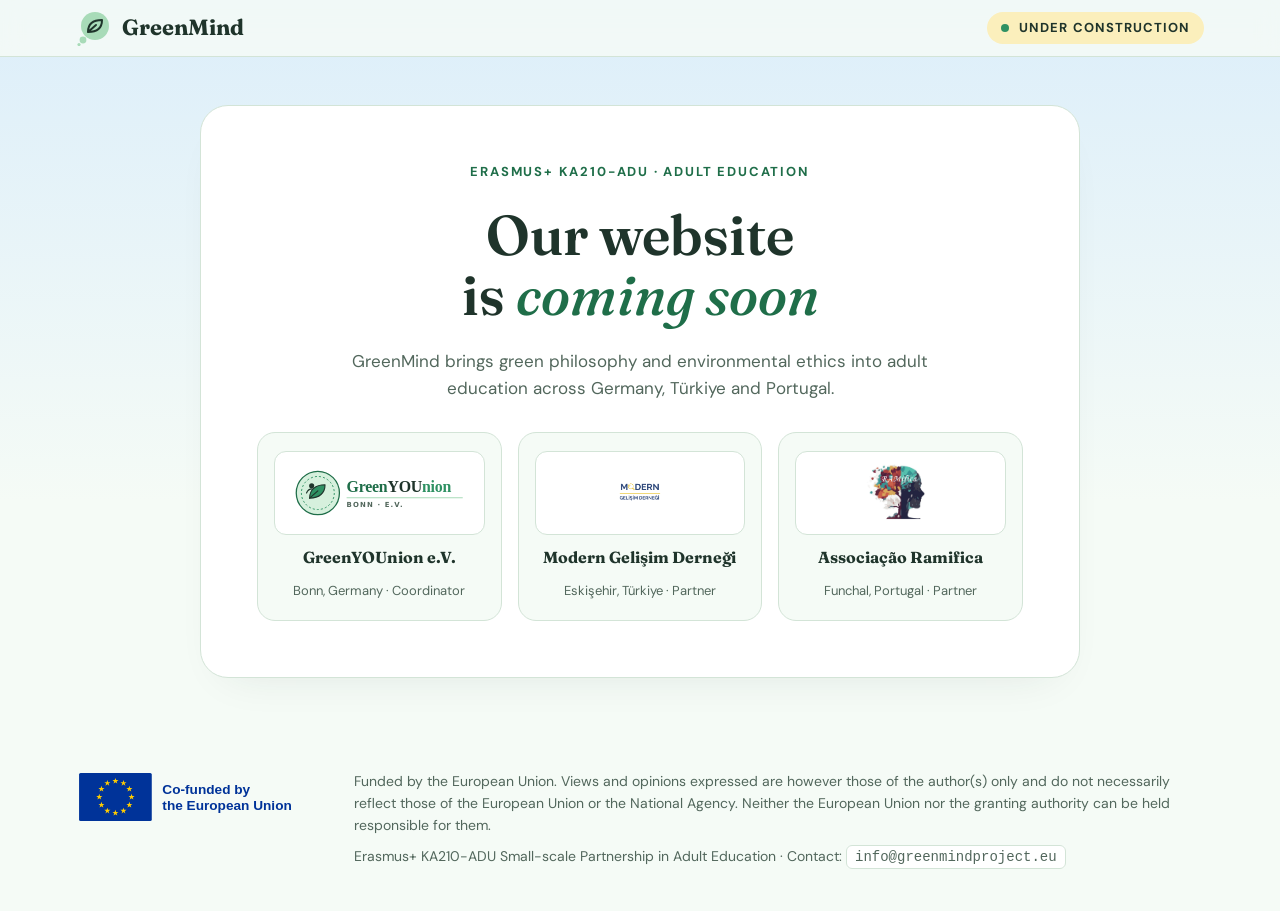
<file: index.html>
<!doctype html>
<html lang="en" data-theme="light">
<head>
<meta charset="utf-8">
<meta name="viewport" content="width=device-width, initial-scale=1, viewport-fit=cover">
<title>GreenMind Project · Under Construction</title>
<meta name="description" content="GreenMind brings philosophy into climate education. An Erasmus+ adult education partnership between Germany, Türkiye and Portugal.">
<meta name="color-scheme" content="light">
<meta name="theme-color" content="#F5FBF6">
<link rel="icon" href="favicon.svg" type="image/svg+xml">
<link rel="canonical" href="https://greenmindproject.eu/">

<!-- Open Graph / social preview -->
<meta property="og:type" content="website">
<meta property="og:site_name" content="GreenMind">
<meta property="og:locale" content="en_GB">
<meta property="og:title" content="GreenMind Project · Under Construction">
<meta property="og:description" content="GreenMind brings philosophy into climate education. An Erasmus+ adult education partnership between Germany, Türkiye and Portugal.">
<meta property="og:url" content="https://greenmindproject.eu/">
<meta property="og:image" content="https://greenmindproject.eu/og-image.png">
<meta property="og:image:width" content="1200">
<meta property="og:image:height" content="630">
<meta property="og:image:alt" content="GreenMind Project">
<meta name="twitter:card" content="summary_large_image">

<link rel="preconnect" href="https://fonts.googleapis.com">
<link rel="preconnect" href="https://fonts.gstatic.com" crossorigin>
<link rel="stylesheet" href="https://fonts.googleapis.com/css2?family=Fraunces:ital,opsz,wght@0,9..144,400..800;1,9..144,400..700&family=DM+Sans:opsz,wght@9..40,400..700&display=swap">
<link rel="stylesheet" href="css/styles.css">
</head>
<body class="uc-page">

<header class="top">
  <div class="wrap">
    <a class="brand" href="/" aria-label="GreenMind home">
      <svg viewBox="0 0 36 36" aria-hidden="true"><circle cx="19" cy="16" r="14" fill="var(--mint-deep)"/><circle cx="7" cy="30" r="3.4" fill="var(--mint-deep)"/><circle cx="3" cy="34.5" r="1.6" fill="var(--mint-deep)"/><path d="M12 22c0-8 5-12 14-12 0 8-5 12-14 12zM12 22l8-7" fill="none" stroke="var(--ink)" stroke-width="2" stroke-linecap="round" stroke-linejoin="round"/></svg>
      GreenMind
    </a>
    <span class="uc-badge"><span class="dot" aria-hidden="true"></span>Under construction</span>
  </div>
</header>

<main class="uc-main">
  <div class="wrap" style="width:100%">
    <div class="uc-box">
      <p class="eyebrow">Erasmus+ KA210-ADU · Adult Education</p>
      <h1>Our website is <em>coming soon</em></h1>
      <p class="lede">GreenMind brings green philosophy and environmental ethics into adult education across Germany, Türkiye and Portugal.</p>

      <div class="uc-logos" aria-label="Partner organisations">
        <div class="uc-logo-card">
          <div class="img-wrap"><img src="images/greenyounion.svg" alt="GreenYOUnion e.V. logo"></div>
          <b>GreenYOUnion e.V.</b>
          <span>Bonn, Germany · Coordinator</span>
        </div>
        <div class="uc-logo-card">
          <div class="img-wrap"><img src="images/modern-gelisim.png" alt="Modern Gelişim Derneği logo"></div>
          <b>Modern Gelişim Derneği</b>
          <span>Eskişehir, Türkiye · Partner</span>
        </div>
        <div class="uc-logo-card">
          <div class="img-wrap"><img src="images/ramifica.jpg" alt="Associação Ramifica logo"></div>
          <b>Associação Ramifica</b>
          <span>Funchal, Portugal · Partner</span>
        </div>
      </div>
    </div>
  </div>
</main>

<footer>
  <div class="wrap foot">
    <div class="eu"><img src="images/eu-cofunded.svg" alt="Co-funded by the European Union"></div>
    <div>
      <p>Funded by the European Union. Views and opinions expressed are however those of the author(s) only and do not necessarily reflect those of the European Union or the National Agency. Neither the European Union nor the granting authority can be held responsible for them.</p>
      <p style="margin-top:8px">Erasmus+ KA210-ADU Small-scale Partnership in Adult Education · Contact: <code style="font-family:ui-monospace,Menlo,Consolas,monospace;background:var(--card);border:1px solid var(--line);padding:3px 8px;border-radius:6px">info@greenmindproject.eu</code></p>
    </div>
  </div>
</footer>

</body>
</html>
</file>
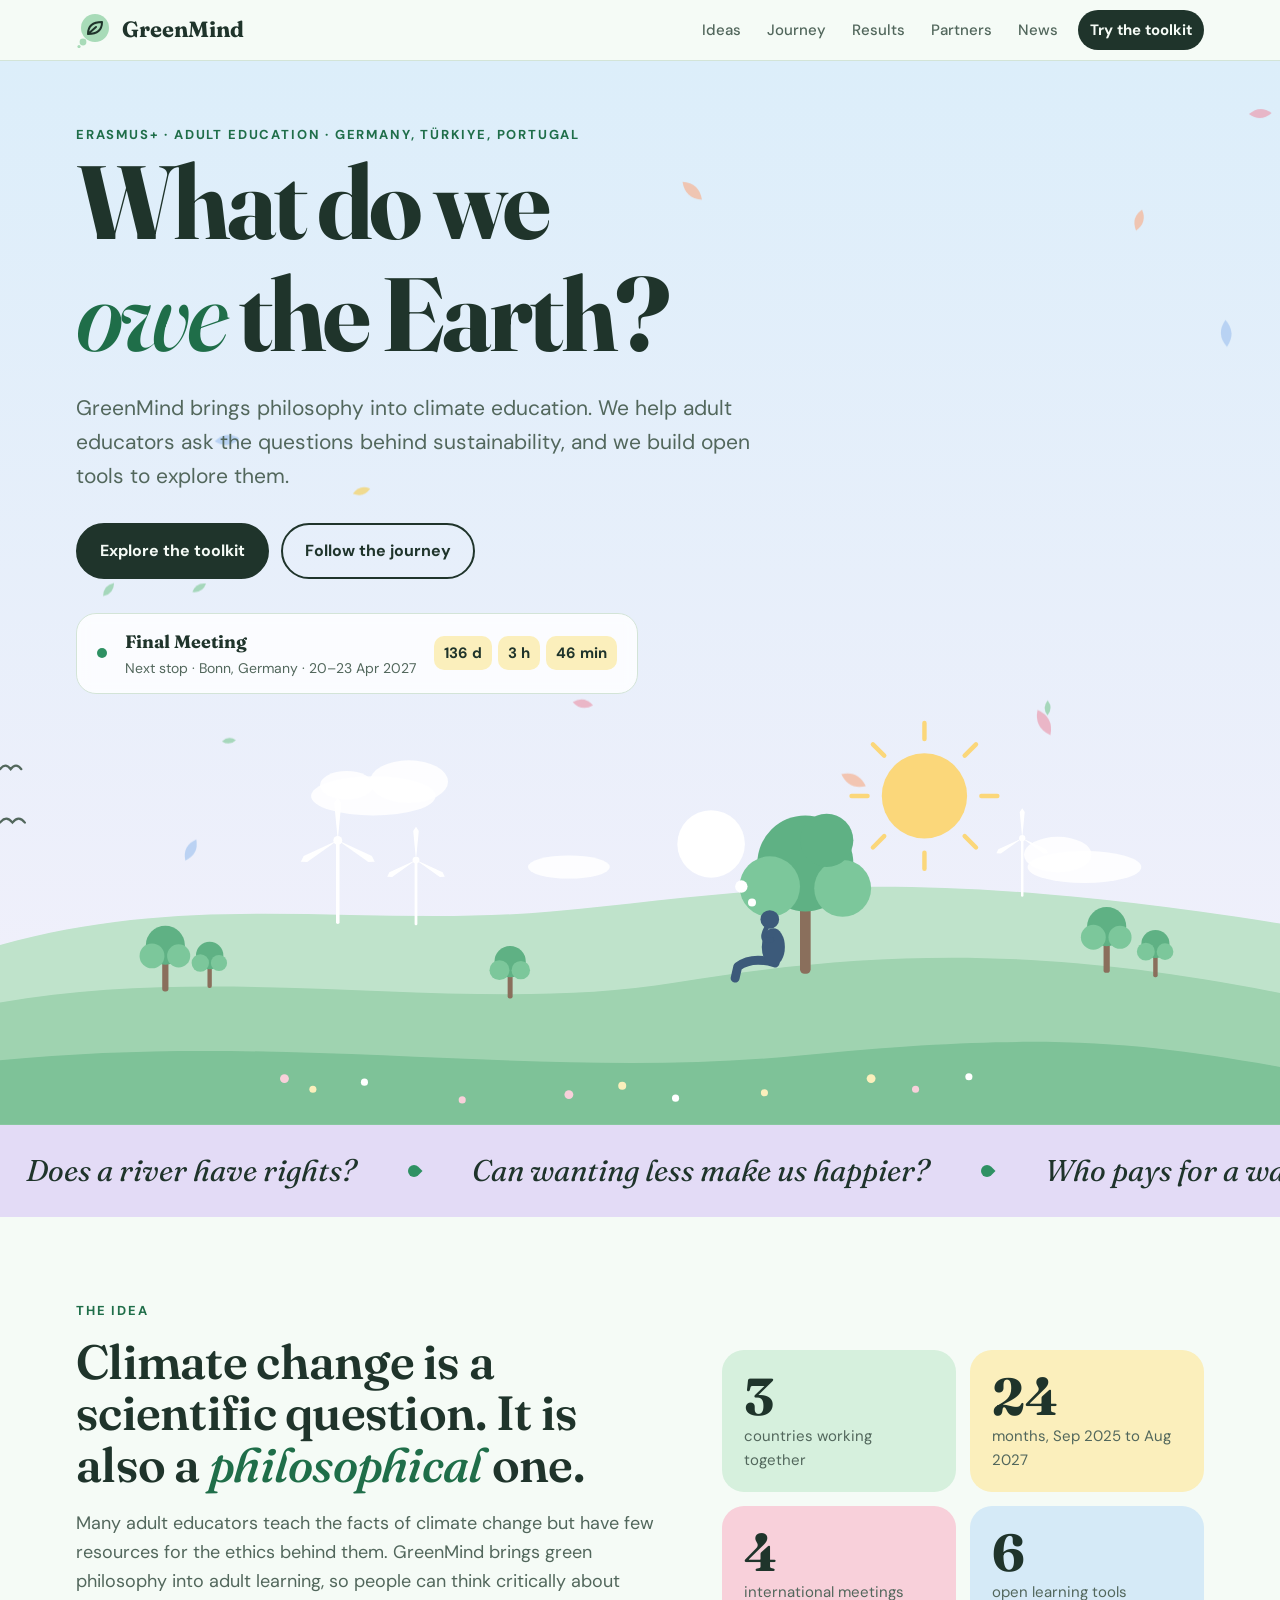
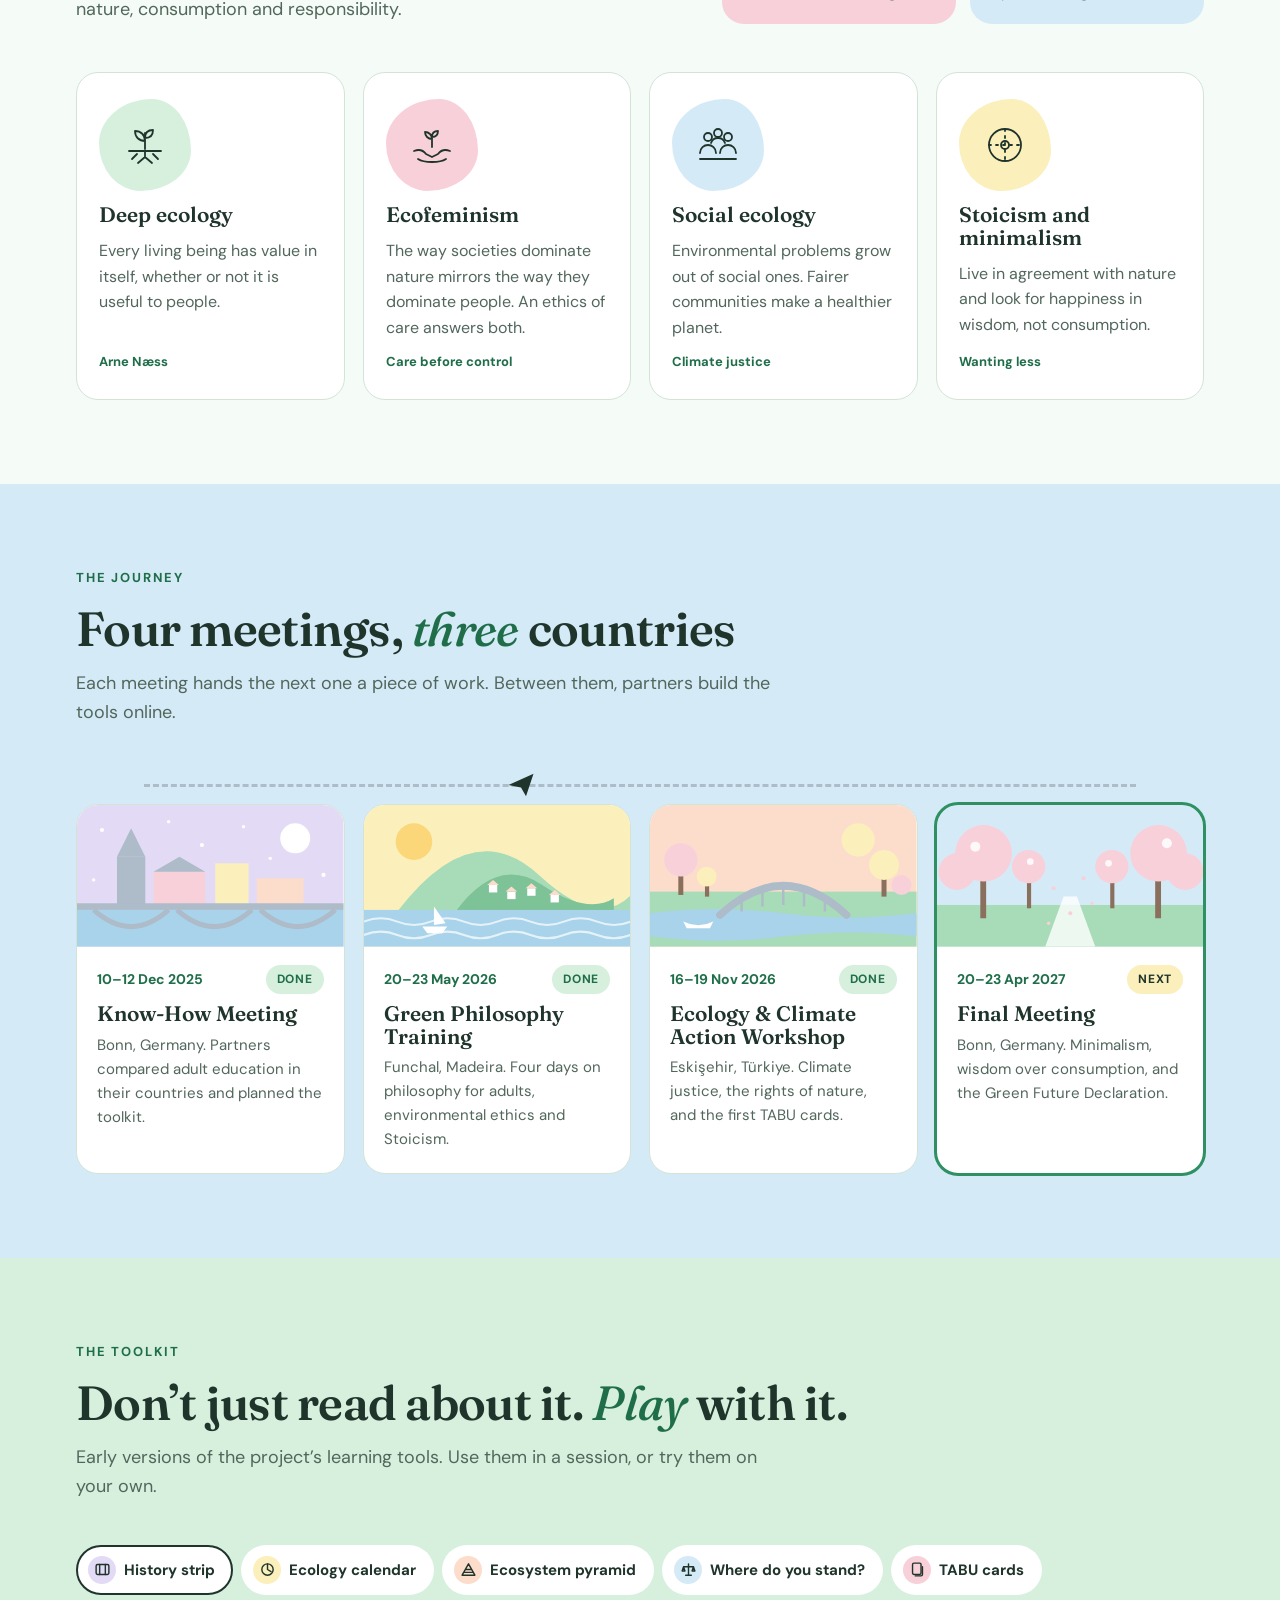
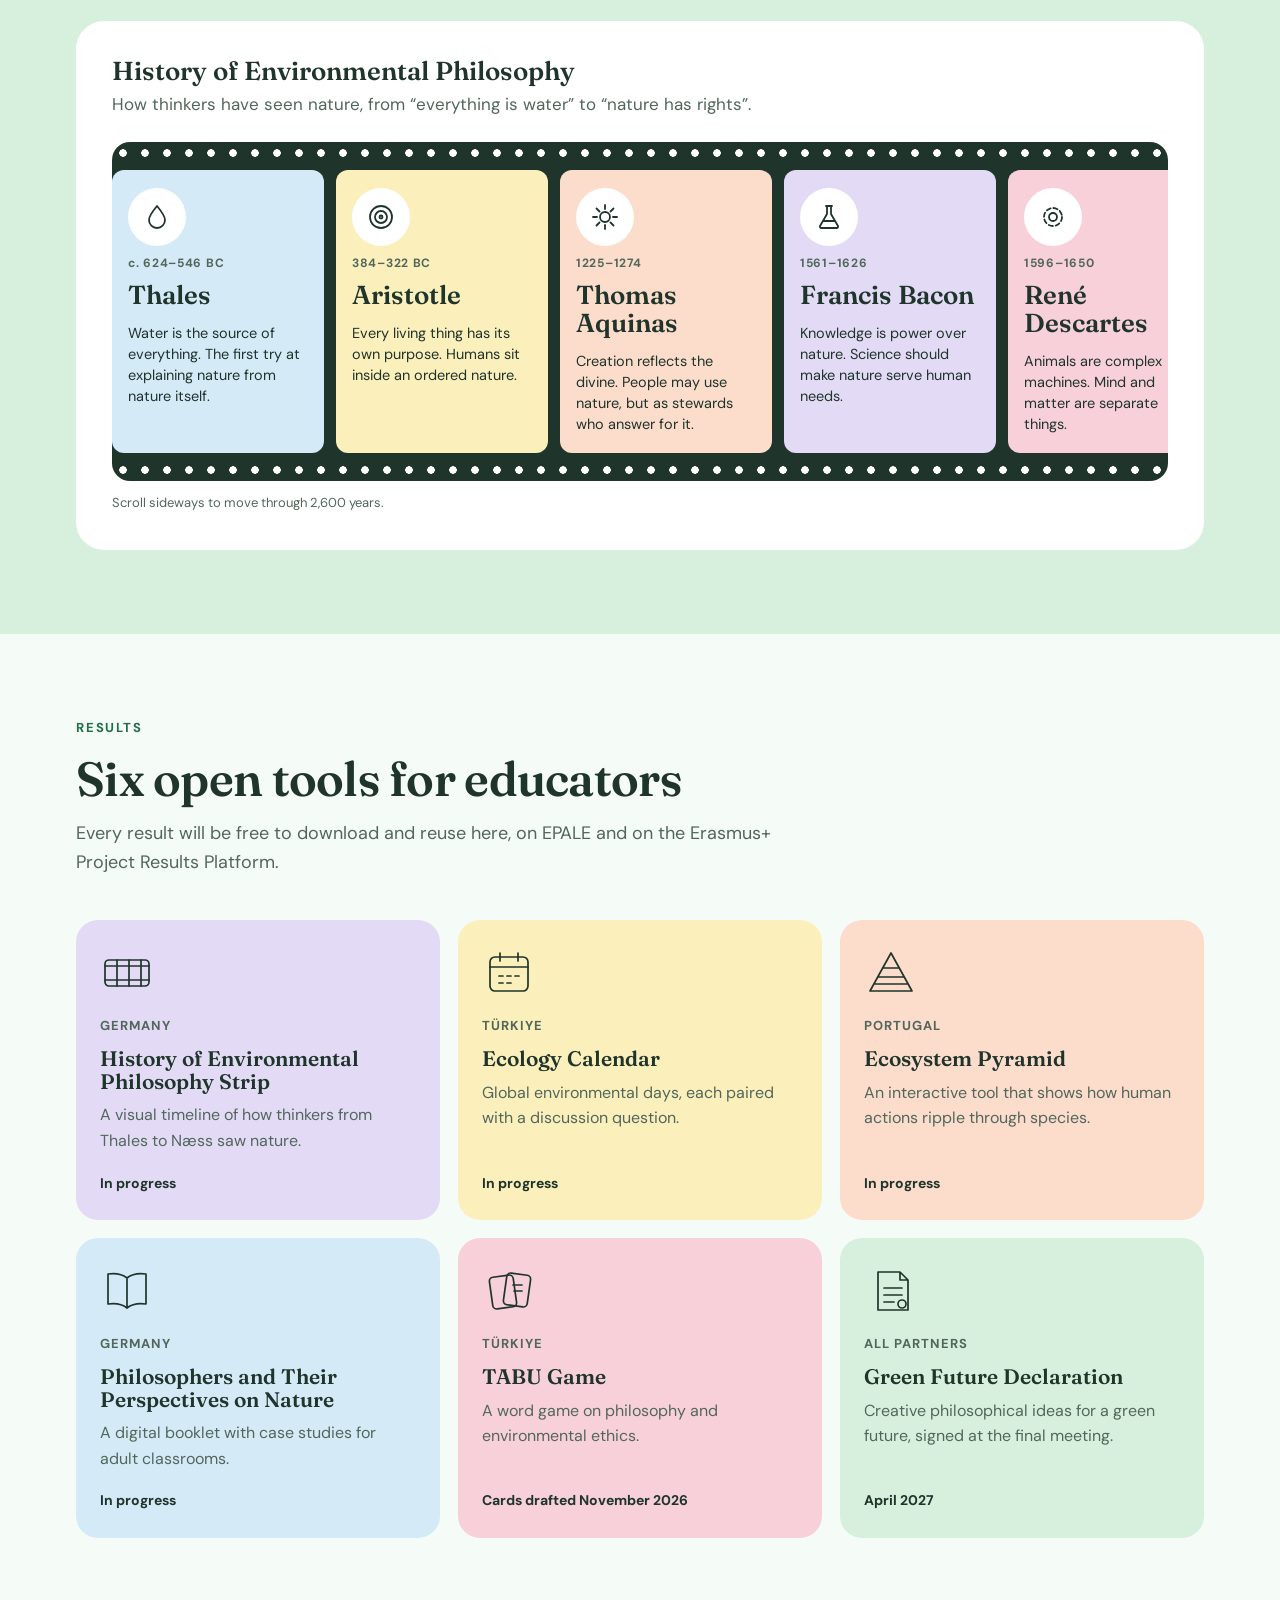
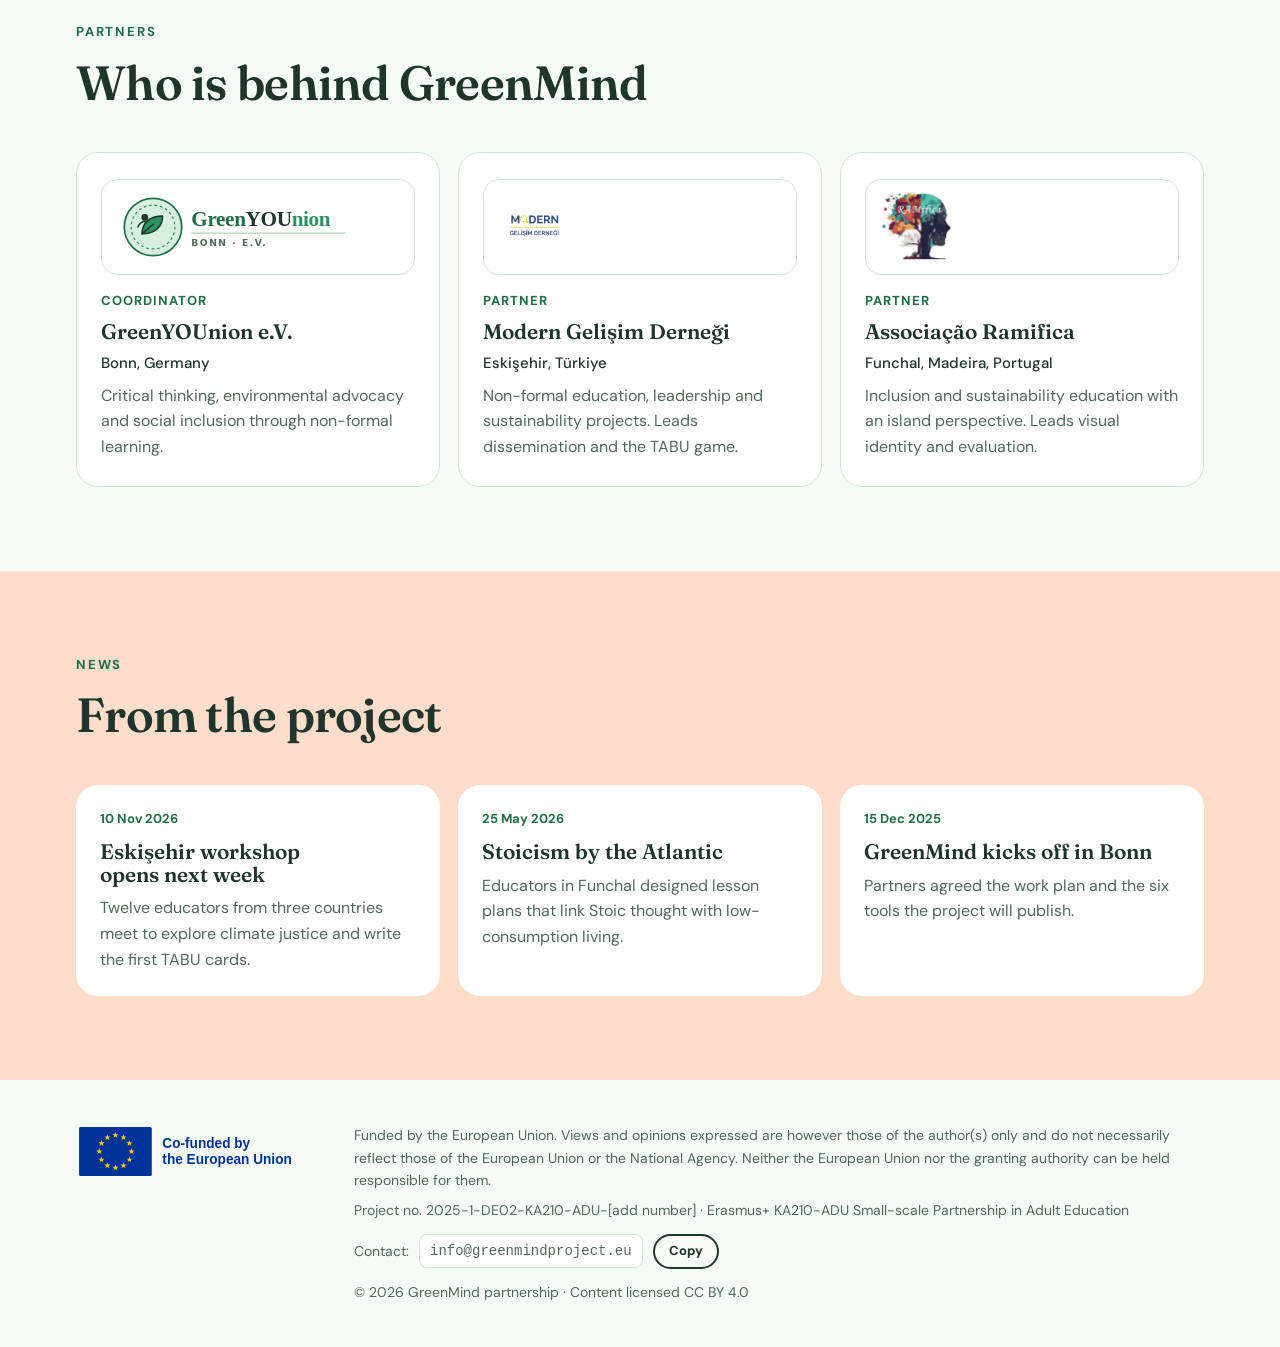
<file: site.html>
<!doctype html>
<html lang="en" data-theme="light">
<head>
<meta charset="utf-8">
<meta name="viewport" content="width=device-width, initial-scale=1, viewport-fit=cover">
<title>GreenMind Project</title>
<meta name="description" content="GreenMind brings philosophy into climate education. An Erasmus+ adult education partnership between Germany, Türkiye and Portugal building open tools to explore the questions behind sustainability.">
<meta name="color-scheme" content="light">
<meta name="theme-color" content="#F5FBF6">
<link rel="icon" href="favicon.svg" type="image/svg+xml">
<link rel="canonical" href="https://greenmindproject.eu/">

<!-- Open Graph / social preview (og:url and og:image must be absolute URLs) -->
<meta property="og:type" content="website">
<meta property="og:site_name" content="GreenMind">
<meta property="og:locale" content="en_GB">
<meta property="og:title" content="What do we owe the Earth? · GreenMind">
<meta property="og:description" content="GreenMind brings philosophy into climate education. An Erasmus+ adult education partnership between Germany, Türkiye and Portugal building open tools to explore the questions behind sustainability.">
<meta property="og:url" content="https://greenmindproject.eu/">
<meta property="og:image" content="https://greenmindproject.eu/og-image.png">
<meta property="og:image:width" content="1200">
<meta property="og:image:height" content="630">
<meta property="og:image:alt" content="GreenMind: What do we owe the Earth? A person sits thinking under a tree on a green hill while wind turbines turn in the distance.">
<meta name="twitter:card" content="summary_large_image">

<link rel="preconnect" href="https://fonts.googleapis.com">
<link rel="preconnect" href="https://fonts.gstatic.com" crossorigin>
<link rel="stylesheet" href="https://fonts.googleapis.com/css2?family=Fraunces:ital,opsz,wght@0,9..144,400..800;1,9..144,400..700&family=DM+Sans:opsz,wght@9..40,400..700&display=swap">
<link rel="stylesheet" href="css/styles.css">
<script src="js/main.js" defer></script>
</head>
<body>
<svg width="0" height="0" style="position:absolute" aria-hidden="true">
  <defs>
    <symbol id="tree" overflow="visible"><rect class="tr-trunk" x="-3.5" y="-36" width="7" height="38" rx="3"/><circle class="tr-a" cx="0" cy="-50" r="22"/><circle class="tr-b" cx="-15" cy="-38" r="14"/><circle class="tr-b" cx="15" cy="-38" r="13"/></symbol>
  </defs>
</svg>

<header class="top">
  <div class="wrap">
    <a class="brand" href="#top" aria-label="GreenMind home">
      <svg viewBox="0 0 36 36" aria-hidden="true"><circle cx="19" cy="16" r="14" fill="var(--mint-deep)"/><circle cx="7" cy="30" r="3.4" fill="var(--mint-deep)"/><circle cx="3" cy="34.5" r="1.6" fill="var(--mint-deep)"/><path d="M12 22c0-8 5-12 14-12 0 8-5 12-14 12zM12 22l8-7" fill="none" stroke="var(--ink)" stroke-width="2" stroke-linecap="round" stroke-linejoin="round"/></svg>
      GreenMind
    </a>
    <nav class="links" aria-label="Sections">
      <a href="#about">Ideas</a><a href="#journey">Journey</a><a href="#results">Results</a><a href="#partners">Partners</a><a href="#news">News</a><a class="cta" href="#toolkit">Try the toolkit</a>
    </nav>
  </div>
</header>

<main id="top">
<section class="hero" id="hero">
  <canvas id="leaves" aria-hidden="true"></canvas>
  <div class="wrap">
    <p class="eyebrow">Erasmus+ · Adult education · Germany, Türkiye, Portugal</p>
    <h1>What do we <em>owe</em> the Earth?</h1>
    <p class="tag">GreenMind brings philosophy into climate education. We help adult educators ask the questions behind sustainability, and we build open tools to explore them.</p>
    <div class="hero-cta">
      <a class="btn" href="#toolkit">Explore the toolkit</a>
      <a class="btn soft" href="#journey">Follow the journey</a>
    </div>
    <div class="nextup" aria-live="polite">
      <span class="dot" aria-hidden="true"></span>
      <div><b id="nx-title">Ecology &amp; Climate Action Workshop</b><div class="meta" id="nx-meta">Next stop · Eskişehir, Türkiye · 16–19 Nov 2026</div></div>
      <div class="cd" id="cd"><span>6 days</span></div>
    </div>
  </div>

  <svg class="scene" id="scene" viewBox="0 0 1440 520" preserveAspectRatio="xMidYMax slice" role="img" aria-label="A person sits thinking under a tree on a green hill while wind turbines turn in the distance">
    <g class="stars"><circle cx="330" cy="90" r="2"/><circle cx="470" cy="150" r="1.6"/><circle cx="610" cy="80" r="2.2"/><circle cx="720" cy="170" r="1.5"/><circle cx="930" cy="96" r="2"/><circle cx="1160" cy="210" r="1.7"/><circle cx="1240" cy="120" r="2.2"/><circle cx="540" cy="220" r="1.4"/><circle cx="400" cy="200" r="1.8"/></g>
    <g class="lyr l0"><g transform="translate(1040 150)"><g class="rays"><line y1="-64" y2="-82"/><line y1="-64" y2="-82" transform="rotate(45)"/><line y1="-64" y2="-82" transform="rotate(90)"/><line y1="-64" y2="-82" transform="rotate(135)"/><line y1="-64" y2="-82" transform="rotate(180)"/><line y1="-64" y2="-82" transform="rotate(225)"/><line y1="-64" y2="-82" transform="rotate(270)"/><line y1="-64" y2="-82" transform="rotate(315)"/></g><circle class="sun" r="48"/></g></g>
    <g class="cloud c1"><ellipse cx="420" cy="150" rx="70" ry="22"/><ellipse cx="460" cy="134" rx="44" ry="24"/><ellipse cx="390" cy="138" rx="30" ry="16"/></g>
    <g class="cloud c2"><ellipse cx="1220" cy="230" rx="64" ry="18"/><ellipse cx="1190" cy="216" rx="38" ry="20"/><ellipse cx="640" cy="230" rx="46" ry="13"/></g>
    <path class="bird" d="M0 180q7-9 14 0q7-9 14 0"/><path class="bird two" d="M0 120q6-8 12 0q6-8 12 0"/>
    <g class="lyr l1">
      <path class="hh1" d="M-40 330C200 250 400 300 620 280S1000 220 1480 300V520H-40Z"/>
      <g transform="translate(380 292)"><line class="mast" y2="-92"/><g transform="translate(0 -92)"><g class="blades"><path d="M0 0L-4-42 0-48 4-42Z"/><path d="M0 0L-4-42 0-48 4-42Z" transform="rotate(120)"/><path d="M0 0L-4-42 0-48 4-42Z" transform="rotate(240)"/></g><circle class="hub" r="5"/></g></g>
      <g transform="translate(468 294) scale(.78)"><line class="mast" y2="-92"/><g transform="translate(0 -92)"><g class="blades slow"><path d="M0 0L-4-42 0-48 4-42Z"/><path d="M0 0L-4-42 0-48 4-42Z" transform="rotate(120)"/><path d="M0 0L-4-42 0-48 4-42Z" transform="rotate(240)"/></g><circle class="hub" r="5"/></g></g>
      <g transform="translate(1150 262) scale(.7)"><line class="mast" y2="-92"/><g transform="translate(0 -92)"><g class="blades slow"><path d="M0 0L-4-42 0-48 4-42Z"/><path d="M0 0L-4-42 0-48 4-42Z" transform="rotate(120)"/><path d="M0 0L-4-42 0-48 4-42Z" transform="rotate(240)"/></g><circle class="hub" r="5"/></g></g>
    </g>
    <g class="lyr l2">
      <path class="hh2" d="M-40 390C240 330 520 400 760 360S1200 320 1480 380V520H-40Z"/>
      <use href="#tree" x="186" y="368" class="sway"/><use href="#tree" x="236" y="364" class="sway" transform="translate(236 364) scale(.7) translate(-236 -364)"/>
      <use href="#tree" x="574" y="376" class="sway" transform="translate(574 376) scale(.8) translate(-574 -376)"/>
      <use href="#tree" x="1245" y="347" class="sway"/><use href="#tree" x="1300" y="352" class="sway" transform="translate(1300 352) scale(.72) translate(-1300 -352)"/>
      <g class="sway"><rect class="tr-trunk" x="900" y="262" width="12" height="88" rx="5"/><circle class="tr-a" cx="906" cy="226" r="54"/><circle class="tr-b" cx="866" cy="252" r="34"/><circle class="tr-b" cx="948" cy="254" r="32"/><circle class="tr-a" cx="930" cy="200" r="30"/></g>
      <g class="thinker">
        <circle class="bub" cx="846" cy="270" r="4.5"/><circle class="bub" cx="834" cy="252" r="7"/><circle class="bub" cx="800" cy="204" r="38"/>
        <g transform="translate(800 204)">
          <g class="bi b1"><path d="M-14 14c0-18 10-28 28-28 0 18-10 28-28 28zM-14 14l16-16"/></g>
          <g class="bi b2"><path d="M0-18c10 12 14 18 14 25a14 14 0 0 1-28 0c0-7 4-13 14-25z"/></g>
          <g class="bi b3"><text x="0" y="14" text-anchor="middle">?</text></g>
        </g>
        <path class="fig-l" stroke-width="10" d="M872 338q-26-8-42 4l-3 13"/>
        <ellipse class="fig" cx="870" cy="320" rx="13" ry="21"/>
        <circle class="fig" cx="866" cy="289" r="10.5"/>
        <path class="fig-l" stroke-width="5.5" d="M868 312q-14 3-6-13"/>
      </g>
    </g>
    <g class="lyr l3">
      <path class="hh3" d="M-40 452C300 410 600 472 900 442S1300 430 1480 462V520H-40Z"/>
      <circle class="fl-a" cx="320" cy="468" r="5"/><circle class="fl-b" cx="352" cy="480" r="4"/><circle class="fl-c" cx="410" cy="472" r="4"/><circle class="fl-a" cx="640" cy="486" r="5"/><circle class="fl-b" cx="700" cy="476" r="4.5"/><circle class="fl-c" cx="760" cy="490" r="4"/><circle class="fl-b" cx="980" cy="468" r="5"/><circle class="fl-a" cx="1030" cy="480" r="4"/><circle class="fl-c" cx="1090" cy="466" r="4"/><circle class="fl-a" cx="520" cy="492" r="4"/><circle class="fl-b" cx="860" cy="484" r="4"/>
    </g>
  </svg>
</section>

<div class="marq" aria-label="Questions the project asks">
  <div class="marq-track">
    <span>Does a river have rights?</span><span>Can wanting less make us happier?</span><span>Who pays for a warming world?</span><span>Is a species we never met still a loss?</span><span>What do we owe people not yet born?</span>
    <span aria-hidden="true">Does a river have rights?</span><span aria-hidden="true">Can wanting less make us happier?</span><span aria-hidden="true">Who pays for a warming world?</span><span aria-hidden="true">Is a species we never met still a loss?</span><span aria-hidden="true">What do we owe people not yet born?</span>
  </div>
</div>

<section id="about" class="sec">
  <div class="wrap">
    <div class="about-top">
      <div class="rv">
        <div class="sec-head" style="margin-bottom:18px"><p class="eyebrow">The idea</p><h2>Climate change is a scientific question. It is also a <em>philosophical</em> one.</h2></div>
        <p class="lede">Many adult educators teach the facts of climate change but have few resources for the ethics behind them. GreenMind brings green philosophy into adult learning, so people can think critically about nature, consumption and responsibility.</p>
      </div>
      <div class="facts rv">
        <div class="fact" style="background:var(--mint)"><b data-count="3">3</b><span>countries working together</span></div>
        <div class="fact" style="background:var(--butter)"><b data-count="24">24</b><span>months, Sep 2025 to Aug 2027</span></div>
        <div class="fact" style="background:var(--rose)"><b data-count="4">4</b><span>international meetings</span></div>
        <div class="fact" style="background:var(--sky)"><b data-count="6">6</b><span>open learning tools</span></div>
      </div>
    </div>
    <div class="ideas">
      <article class="idea rv"><div class="blob" style="background:var(--mint)"><svg viewBox="0 0 48 48"><path d="M24 28V12M24 20c-6 0-10-4-10-10 6 0 10 4 10 10zM24 17c5 0 8-3 8-8-5 0-8 3-8 8z"/><path d="M8 30h32M24 30v6M24 36l-7 6M24 36l7 6M16 33l-5 5M32 33l5 5"/></svg></div><h3>Deep ecology</h3><p>Every living being has value in itself, whether or not it is useful to people.</p><span class="who">Arne Næss</span></article>
      <article class="idea rv"><div class="blob" style="background:var(--rose)"><svg viewBox="0 0 48 48"><path d="M24 26V14M24 18c-4 0-7-3-7-7 4 0 7 3 7 7zM24 16c4 0 6-2 6-6-4 0-6 2-6 6z"/><path d="M6 30c5-2 9-1 12 3l6 3 6-3c3-4 7-5 12-3M10 38c6 4 22 4 28 0"/></svg></div><h3>Ecofeminism</h3><p>The way societies dominate nature mirrors the way they dominate people. An ethics of care answers both.</p><span class="who">Care before control</span></article>
      <article class="idea rv"><div class="blob" style="background:var(--sky)"><svg viewBox="0 0 48 48"><circle cx="14" cy="16" r="4"/><circle cx="34" cy="16" r="4"/><circle cx="24" cy="12" r="4"/><path d="M6 32c0-5 4-8 8-8s8 3 8 8M26 32c0-5 4-8 8-8s8 3 8 8M17 22c1-3 4-5 7-5s6 2 7 5M6 38h36"/></svg></div><h3>Social ecology</h3><p>Environmental problems grow out of social ones. Fairer communities make a healthier planet.</p><span class="who">Climate justice</span></article>
      <article class="idea rv"><div class="blob" style="background:var(--butter)"><svg viewBox="0 0 48 48"><circle cx="24" cy="24" r="16"/><path d="M24 8v32M8 24h32" stroke-dasharray="2 5"/><circle cx="24" cy="24" r="4"/></svg></div><h3>Stoicism and minimalism</h3><p>Live in agreement with nature and look for happiness in wisdom, not consumption.</p><span class="who">Wanting less</span></article>
    </div>
  </div>
</section>

<section id="journey" class="sec journey">
  <div class="wrap">
    <div class="sec-head rv"><p class="eyebrow">The journey</p><h2>Four meetings, <em>three</em> countries</h2><p class="lede">Each meeting hands the next one a piece of work. Between them, partners build the tools online.</p></div>
    <div class="route" aria-hidden="true"><span class="plane"><svg viewBox="0 0 24 24"><path d="M2 12l20-9-6 18-4-7z"/></svg></span></div>
    <ol class="stops">
      <li class="stop rv" data-start="2025-12-10" data-end="2025-12-12">
        <svg viewBox="0 0 320 170" aria-hidden="true"><rect width="320" height="170" fill="var(--lilac)"/><circle cx="262" cy="40" r="18" fill="var(--card)"/><rect x="48" y="62" width="34" height="58" fill="var(--stone)"/><path d="M48 62l17-34 17 34z" fill="var(--stone)"/><rect x="92" y="80" width="62" height="40" fill="var(--rose)"/><path d="M92 80l31-18 31 18z" fill="var(--stone)"/><rect x="166" y="70" width="40" height="50" fill="var(--butter)"/><rect x="216" y="88" width="56" height="32" fill="var(--peach)"/><rect y="118" width="320" height="8" fill="var(--stone)"/><rect y="126" width="320" height="44" fill="var(--water)"/><path d="M20 126q45 40 90 0M120 126q45 40 90 0M220 126q45 40 90 0" fill="none" stroke="var(--stone)" stroke-width="6"/><g fill="var(--card)"><circle cx="30" cy="30" r="2.5"/><circle cx="110" cy="20" r="2"/><circle cx="150" cy="48" r="2.5"/><circle cx="200" cy="26" r="2"/><circle cx="296" cy="84" r="2.5"/><circle cx="20" cy="90" r="2"/><circle cx="232" cy="64" r="2"/></g></svg>
        <div class="body"><div class="row"><span class="when">10–12 Dec 2025</span><span class="chip done">Done</span></div><h3>Know-How Meeting</h3><p>Bonn, Germany. Partners compared adult education in their countries and planned the toolkit.</p></div>
      </li>
      <li class="stop rv" data-start="2026-05-20" data-end="2026-05-23">
        <svg viewBox="0 0 320 170" aria-hidden="true"><rect width="320" height="170" fill="var(--butter)"/><circle cx="60" cy="44" r="22" fill="var(--sun)"/><path d="M40 128Q130 10 210 84T330 96V128Z" fill="var(--mint-deep)"/><path d="M110 128Q160 60 214 96T300 112V128Z" fill="var(--h3)"/><g fill="var(--card)"><rect x="150" y="96" width="10" height="9"/><rect x="172" y="104" width="10" height="9"/><rect x="196" y="100" width="10" height="9"/><rect x="224" y="108" width="10" height="9"/></g><g fill="var(--peach)"><path d="M148 96l7-6 7 6zM170 104l7-6 7 6zM194 100l7-6 7 6zM222 108l7-6 7 6z"/></g><rect y="126" width="320" height="44" fill="var(--water)"/><path d="M0 140q20-8 40 0t40 0 40 0 40 0 40 0 40 0 40 0 40 0M0 156q20-8 40 0t40 0 40 0 40 0 40 0 40 0 40 0 40 0" fill="none" stroke="var(--card)" stroke-width="2.5" opacity=".7"/><path d="M70 146h30l-6 8H76zM84 144v-22l14 20z" fill="var(--card)"/></svg>
        <div class="body"><div class="row"><span class="when">20–23 May 2026</span><span class="chip done">Done</span></div><h3>Green Philosophy Training</h3><p>Funchal, Madeira. Four days on philosophy for adults, environmental ethics and Stoicism.</p></div>
      </li>
      <li class="stop rv is-next" data-start="2026-11-16" data-end="2026-11-19">
        <svg viewBox="0 0 320 170" aria-hidden="true"><rect width="320" height="170" fill="var(--peach)"/><circle cx="250" cy="42" r="20" fill="var(--butter)"/><rect y="104" width="320" height="66" fill="var(--mint-deep)"/><path d="M0 130Q80 120 160 130T320 130V158Q240 148 160 158T0 158Z" fill="var(--water)"/><path d="M84 132Q160 62 236 132" fill="none" stroke="var(--stone)" stroke-width="9" stroke-linecap="round"/><path d="M110 112v16M135 98v24M160 94v26M185 98v24M210 112v16" stroke="var(--stone)" stroke-width="3"/><path d="M40 140q18 9 36 0l-4 8H44z" fill="var(--card)"/><g><rect x="34" y="78" width="6" height="30" fill="var(--trunk)"/><circle cx="37" cy="66" r="20" fill="var(--rose)"/><rect x="278" y="84" width="6" height="26" fill="var(--trunk)"/><circle cx="281" cy="72" r="18" fill="var(--butter)"/><rect x="66" y="92" width="5" height="18" fill="var(--trunk)"/><circle cx="68" cy="86" r="12" fill="var(--butter)"/><circle cx="302" cy="96" r="12" fill="var(--rose)"/></g></svg>
        <div class="body"><div class="row"><span class="when">16–19 Nov 2026</span><span class="chip next">Next</span></div><h3>Ecology &amp; Climate Action Workshop</h3><p>Eskişehir, Türkiye. Climate justice, the rights of nature, and the first TABU cards.</p></div>
      </li>
      <li class="stop rv" data-start="2027-04-20" data-end="2027-04-23">
        <svg viewBox="0 0 320 170" aria-hidden="true"><rect width="320" height="170" fill="var(--sky)"/><rect y="120" width="320" height="50" fill="var(--mint-deep)"/><path d="M130 170L152 110h16l22 60z" fill="var(--card)" opacity=".8"/><g fill="var(--trunk)"><rect x="52" y="76" width="7" height="60"/><rect x="262" y="76" width="7" height="60"/><rect x="108" y="84" width="5" height="40"/><rect x="208" y="84" width="5" height="40"/></g><g fill="var(--rose)"><circle cx="56" cy="58" r="34"/><circle cx="24" cy="80" r="22"/><circle cx="266" cy="58" r="34"/><circle cx="298" cy="80" r="22"/><circle cx="110" cy="74" r="20"/><circle cx="210" cy="74" r="20"/></g><g fill="var(--card)" opacity=".85"><circle cx="46" cy="50" r="6"/><circle cx="276" cy="46" r="6"/><circle cx="112" cy="68" r="4"/><circle cx="206" cy="70" r="4"/></g><g fill="var(--rose)"><circle cx="140" cy="100" r="2.5"/><circle cx="176" cy="88" r="2.5"/><circle cx="160" cy="130" r="2.5"/><circle cx="186" cy="118" r="2"/><circle cx="134" cy="142" r="2"/></g></svg>
        <div class="body"><div class="row"><span class="when">20–23 Apr 2027</span><span class="chip">Planned</span></div><h3>Final Meeting</h3><p>Bonn, Germany. Minimalism, wisdom over consumption, and the Green Future Declaration.</p></div>
      </li>
    </ol>
  </div>
</section>

<section id="toolkit" class="sec kit">
  <div class="wrap">
    <div class="sec-head rv"><p class="eyebrow">The toolkit</p><h2>Don’t just read about it. <em>Play</em> with it.</h2><p class="lede">Early versions of the project’s learning tools. Use them in a session, or try them on your own.</p></div>
    <div class="tabs" role="tablist" aria-label="Learning tools">
      <button role="tab" id="t-strip" aria-controls="p-strip" aria-selected="true"><i style="background:var(--lilac)"><svg viewBox="0 0 24 24"><rect x="3" y="5" width="18" height="14" rx="2"/><path d="M8 5v14M16 5v14"/></svg></i>History strip</button>
      <button role="tab" id="t-cal" aria-controls="p-cal" aria-selected="false"><i style="background:var(--butter)"><svg viewBox="0 0 24 24"><circle cx="12" cy="12" r="8"/><path d="M12 4v8l5 3"/></svg></i>Ecology calendar</button>
      <button role="tab" id="t-pyr" aria-controls="p-pyr" aria-selected="false"><i style="background:var(--peach)"><svg viewBox="0 0 24 24"><path d="M12 4l9 16H3zM8 12h8M6 16h12"/></svg></i>Ecosystem pyramid</button>
      <button role="tab" id="t-eth" aria-controls="p-eth" aria-selected="false"><i style="background:var(--sky)"><svg viewBox="0 0 24 24"><path d="M12 4v16M5 8h14M5 8l-2 6h4zM19 8l-2 6h4zM8 20h8"/></svg></i>Where do you stand?</button>
      <button role="tab" id="t-tabu" aria-controls="p-tabu" aria-selected="false"><i style="background:var(--rose)"><svg viewBox="0 0 24 24"><rect x="5" y="3" width="12" height="16" rx="2"/><path d="M9 21h8a2 2 0 0 0 2-2V8"/></svg></i>TABU cards</button>
    </div>

    <div class="panel" id="p-strip" role="tabpanel" aria-labelledby="t-strip">
      <h3>History of Environmental Philosophy</h3>
      <p class="sub">How thinkers have seen nature, from “everything is water” to “nature has rights”.</p>
      <div class="film"><div class="strip" id="strip" tabindex="0" aria-label="Timeline of philosophers, scroll sideways"></div></div>
      <p class="hint">Scroll sideways to move through 2,600 years.</p>
    </div>

    <div class="panel" id="p-cal" role="tabpanel" aria-labelledby="t-cal" hidden>
      <h3>Ecology Calendar</h3>
      <p class="sub">Pick a month. Each environmental day comes with a question to discuss.</p>
      <div class="year">
        <svg class="wheel" id="wheel" viewBox="0 0 340 340" role="group" aria-label="Months of the year"></svg>
        <ul class="days" id="days"></ul>
      </div>
    </div>

    <div class="panel" id="p-pyr" role="tabpanel" aria-labelledby="t-pyr" hidden>
      <h3>Ecosystem Pyramid</h3>
      <p class="sub">Every level feeds the one above it. Switch on a human pressure and watch it travel through the pyramid. This is a simplified teaching model, not a simulation.</p>
      <div class="pyr">
        <div class="layers" id="layers"></div>
        <div class="press" id="press"></div>
      </div>
    </div>

    <div class="panel" id="p-eth" role="tabpanel" aria-labelledby="t-eth" hidden>
      <h3>Where do you stand?</h3>
      <p class="sub">Three dilemmas place you on the five views of environmental ethics. The scale tips between people and nature as you answer.</p>
      <div class="ethics">
        <div class="q" id="quiz"></div>
        <div>
          <svg class="balance" id="balance" viewBox="0 0 340 230" role="img" aria-label="A balance scale with a person on one side and a tree on the other">
            <path class="st" d="M170 70V200M120 206h100"/>
            <g class="beam">
              <path class="st" d="M60 70H280"/>
              <g transform="translate(60 70)"><g class="pan"><path class="st" d="M0 0L-34 70M0 0L34 70"/><path d="M-42 70h84a42 22 0 0 1-84 0z" fill="var(--sky)" stroke="var(--ink)" stroke-width="3"/><circle cx="0" cy="34" r="9" fill="var(--fig)"/><path d="M-12 68c0-12 5-20 12-20s12 8 12 20z" fill="var(--fig)"/></g></g>
              <g transform="translate(280 70)"><g class="pan"><path class="st" d="M0 0L-34 70M0 0L34 70"/><path d="M-42 70h84a42 22 0 0 1-84 0z" fill="var(--mint)" stroke="var(--ink)" stroke-width="3"/><rect x="-3" y="46" width="6" height="22" fill="var(--trunk)"/><circle cx="0" cy="36" r="15" fill="var(--canopy)"/><circle cx="-10" cy="44" r="9" fill="var(--canopy2)"/><circle cx="10" cy="44" r="9" fill="var(--canopy2)"/></g></g>
            </g>
            <circle cx="170" cy="70" r="7" fill="var(--butter)" stroke="var(--ink)" stroke-width="3"/>
          </svg>
          <div class="spectrum" id="spectrum"></div>
        </div>
      </div>
    </div>

    <div class="panel" id="p-tabu" role="tabpanel" aria-labelledby="t-tabu" hidden>
      <h3>TABU: Philosophy &amp; Environmental Ethics</h3>
      <p class="sub">Explain the word without the forbidden ones. Sample cards; the full deck is being written at the Eskişehir workshop.</p>
      <div class="tabu-wrap">
        <div>
          <div class="tcard" id="tcard" aria-live="polite">
            <span class="lbl">Explain this word</span>
            <div class="target" id="tabu-target"></div>
            <span class="lbl">Without saying</span>
            <ul id="tabu-forbid"></ul>
          </div>
          <div style="display:flex;gap:10px;margin-top:22px;flex-wrap:wrap">
            <button class="btn" id="tabu-score">Got it · <span id="score">0</span></button>
            <button class="btn soft" id="tabu-next">Skip</button>
          </div>
        </div>
        <div class="rules">
          <p><b>Teams of 3–5.</b> One player describes the word at the top. Their team has one minute to guess it.</p>
          <p><b>Forbidden words.</b> If the describer says one of the five words below it, the card is lost.</p>
          <p><b>Then discuss.</b> After each round, ask what made the concept hard to explain. The debate is the point.</p>
        </div>
      </div>
    </div>
  </div>
</section>

<section id="results" class="sec">
  <div class="wrap">
    <div class="sec-head rv"><p class="eyebrow">Results</p><h2>Six open tools for educators</h2><p class="lede">Every result will be free to download and reuse here, on EPALE and on the Erasmus+ Project Results Platform.</p></div>
    <div class="outputs">
      <article class="out rv" style="background:var(--lilac)"><svg viewBox="0 0 54 54"><rect x="5" y="14" width="44" height="26" rx="4"/><path d="M17 14v26M29 14v26M41 14v26M5 20h44M5 34h44"/></svg><span class="lead">Germany</span><h3>History of Environmental Philosophy Strip</h3><p>A visual timeline of how thinkers from Thales to Næss saw nature.</p><span class="state">In progress</span></article>
      <article class="out rv" style="background:var(--butter)"><svg viewBox="0 0 54 54"><rect x="8" y="11" width="38" height="34" rx="5"/><path d="M8 21h38M18 7v8M36 7v8M17 30h4M25 30h4M33 30h4M17 37h4M25 37h4"/></svg><span class="lead">Türkiye</span><h3>Ecology Calendar</h3><p>Global environmental days, each paired with a discussion question.</p><span class="state">In progress</span></article>
      <article class="out rv" style="background:var(--peach)"><svg viewBox="0 0 54 54"><path d="M27 7l21 38H6zM19 22h16M14 31h26M10 38h34"/></svg><span class="lead">Portugal</span><h3>Ecosystem Pyramid</h3><p>An interactive tool that shows how human actions ripple through species.</p><span class="state">In progress</span></article>
      <article class="out rv" style="background:var(--sky)"><svg viewBox="0 0 54 54"><path d="M27 14c-5-4-12-5-19-4v30c7-1 14 0 19 4 5-4 12-5 19-4V10c-7-1-14 0-19 4zM27 14v30"/></svg><span class="lead">Germany</span><h3>Philosophers and Their Perspectives on Nature</h3><p>A digital booklet with case studies for adult classrooms.</p><span class="state">In progress</span></article>
      <article class="out rv" style="background:var(--rose)"><svg viewBox="0 0 54 54"><rect x="9" y="12" width="24" height="32" rx="4" transform="rotate(-8 21 28)"/><rect x="23" y="10" width="24" height="32" rx="4" transform="rotate(8 35 26)"/><path d="M31 21h9M32 27h8"/></svg><span class="lead">Türkiye</span><h3>TABU Game</h3><p>A word game on philosophy and environmental ethics.</p><span class="state">Cards drafted November 2026</span></article>
      <article class="out rv" style="background:var(--mint)"><svg viewBox="0 0 54 54"><path d="M14 8h22l8 8v30H14zM36 8v8h8M20 24h18M20 31h18M20 38h10"/><circle cx="38" cy="40" r="4"/></svg><span class="lead">All partners</span><h3>Green Future Declaration</h3><p>Creative philosophical ideas for a green future, signed at the final meeting.</p><span class="state">April 2027</span></article>
    </div>
  </div>
</section>

<section id="partners" class="sec" style="padding-top:0">
  <div class="wrap">
    <div class="sec-head rv"><p class="eyebrow">Partners</p><h2>Who is behind GreenMind</h2></div>
    <div class="partners">
      <article class="partner rv"><div class="partner-logo"><img src="images/greenyounion.svg" alt="GreenYOUnion e.V. logo"></div><span class="role">Coordinator</span><h3>GreenYOUnion e.V.</h3><span class="city">Bonn, Germany</span><p>Critical thinking, environmental advocacy and social inclusion through non-formal learning.</p></article>
      <article class="partner rv"><div class="partner-logo"><img src="images/modern-gelisim.png" alt="Modern Gelişim Derneği logo"></div><span class="role">Partner</span><h3>Modern Gelişim Derneği</h3><span class="city">Eskişehir, Türkiye</span><p>Non-formal education, leadership and sustainability projects. Leads dissemination and the TABU game.</p></article>
      <article class="partner rv"><div class="partner-logo"><img src="images/ramifica.jpg" alt="Associação Ramifica logo"></div><span class="role">Partner</span><h3>Associação Ramifica</h3><span class="city">Funchal, Madeira, Portugal</span><p>Inclusion and sustainability education with an island perspective. Leads visual identity and evaluation.</p></article>
    </div>
  </div>
</section>

<section id="news" class="sec newsband">
  <div class="wrap">
    <div class="sec-head rv"><p class="eyebrow">News</p><h2>From the project</h2></div>
    <div class="news">
      <article class="post rv"><time datetime="2026-11-10">10 Nov 2026</time><h3>Eskişehir workshop opens next week</h3><p>Twelve educators from three countries meet to explore climate justice and write the first TABU cards.</p></article>
      <article class="post rv"><time datetime="2026-05-25">25 May 2026</time><h3>Stoicism by the Atlantic</h3><p>Educators in Funchal designed lesson plans that link Stoic thought with low-consumption living.</p></article>
      <article class="post rv"><time datetime="2025-12-15">15 Dec 2025</time><h3>GreenMind kicks off in Bonn</h3><p>Partners agreed the work plan and the six tools the project will publish.</p></article>
    </div>
  </div>
</section>
</main>

<footer>
  <div class="wrap foot">
    <div class="eu"><img src="images/eu-cofunded.svg" alt="Co-funded by the European Union"></div>
    <div>
      <p>Funded by the European Union. Views and opinions expressed are however those of the author(s) only and do not necessarily reflect those of the European Union or the National Agency. Neither the European Union nor the granting authority can be held responsible for them.</p>
      <p style="margin-top:8px">Project no. 2025-1-DE02-KA210-ADU-[add number] · Erasmus+ KA210-ADU Small-scale Partnership in Adult Education</p>
      <div class="contact"><span>Contact:</span><code id="mail">info@greenmindproject.eu</code><button class="btn soft" id="copy">Copy</button></div>
      <p style="margin-top:12px">© 2026 GreenMind partnership · Content licensed CC BY 4.0</p>
    </div>
  </div>
</footer>

</body>
</html>
</file>
<file: css/styles.css>
/* Base resets (must stay first: [hidden] hides inactive toolkit panels) */
body{margin:0}img{max-width:100%}[hidden]{display:none!important}

/* Layout: an illustrated pastel landscape opens the page; each section sits on its own soft colour field, and the toolkit is the playable centre */
:root{
  --bg:#F5FBF6; --card:#FFFFFF; --ink:#1F342B; --muted:#52675C; --line:#D3E4D7;
  --mint:#D6F0DD; --mint-deep:#A8DBB8; --sky:#D5EAF7; --peach:#FCDCCB; --lilac:#E3DBF6; --butter:#FBEFBC; --rose:#F8D0DA;
  --leaf:#2F9163; --leaf-ink:#1F6E49; --water:#A9D3EA; --stone:#AEBBC8; --trunk:#8A6F5C; --fig:#3C5A7A;
  --sky-top:#DCEEFA; --sky-bot:#F3F0FB; --sun:#FBD77A; --rays:1; --stars:0; --cloud:#FFFFFF;
  --h1:#BFE3CB; --h2:#9FD3B0; --h3:#7EC298; --canopy:#5FB184; --canopy2:#7CC79B;
  --display:"Fraunces",Georgia,"Times New Roman",serif;
  --body:"DM Sans",ui-sans-serif,system-ui,-apple-system,"Segoe UI",sans-serif;
  --wrap:1160px; --r:22px;
}
@media (prefers-color-scheme: dark){:root:not([data-theme="light"]){
  --bg:#111A1F; --card:#18252B; --ink:#E6F0E9; --muted:#A0B5AA; --line:#293B3D;
  --mint:#1C3A30; --mint-deep:#2D6B50; --sky:#1B3145; --peach:#4A3228; --lilac:#2F2A4B; --butter:#463E1F; --rose:#48293A;
  --leaf:#6FCB9B; --leaf-ink:#8FDDB1; --water:#28506B; --stone:#5A6A78; --trunk:#6E5A4C; --fig:#C9D8EC;
  --sky-top:#0F1B2B; --sky-bot:#1C2440; --sun:#F1EBC9; --rays:0; --stars:1; --cloud:#33405A;
  --h1:#1E3B36; --h2:#1A332C; --h3:#152A24; --canopy:#2A6249; --canopy2:#347558; color-scheme:dark}}
:root[data-theme="dark"]{
  --bg:#111A1F; --card:#18252B; --ink:#E6F0E9; --muted:#A0B5AA; --line:#293B3D;
  --mint:#1C3A30; --mint-deep:#2D6B50; --sky:#1B3145; --peach:#4A3228; --lilac:#2F2A4B; --butter:#463E1F; --rose:#48293A;
  --leaf:#6FCB9B; --leaf-ink:#8FDDB1; --water:#28506B; --stone:#5A6A78; --trunk:#6E5A4C; --fig:#C9D8EC;
  --sky-top:#0F1B2B; --sky-bot:#1C2440; --sun:#F1EBC9; --rays:0; --stars:1; --cloud:#33405A;
  --h1:#1E3B36; --h2:#1A332C; --h3:#152A24; --canopy:#2A6249; --canopy2:#347558; color-scheme:dark}

*{box-sizing:border-box}
html{scroll-behavior:smooth}
body{background:var(--bg);color:var(--ink);font-family:var(--body);font-size:17px;line-height:1.6;overflow-x:hidden}
.wrap{max-width:var(--wrap);margin:0 auto;padding-left:max(16px,env(safe-area-inset-left,0px));padding-right:max(16px,env(safe-area-inset-right,0px))}
h1,h2,h3{font-family:var(--display);line-height:1.08;text-wrap:balance;margin:0;font-weight:600}
h2{font-size:clamp(30px,4.4vw,48px);letter-spacing:-.015em}
h2 em,h1 em{font-style:italic;color:var(--leaf-ink);font-weight:500}
h3{font-size:21px}
p{margin:0}
a{color:inherit}
button{font:inherit;color:inherit}
:focus-visible{outline:3px solid var(--leaf);outline-offset:3px;border-radius:8px}
.eyebrow{font-size:13px;font-weight:700;letter-spacing:.14em;text-transform:uppercase;color:var(--leaf-ink)}
.lede{color:var(--muted);max-width:60ch;font-size:18px}
.sec{padding-block:84px}
.sec-head{display:flex;flex-direction:column;gap:14px;margin-bottom:44px}
.btn{display:inline-flex;align-items:center;gap:8px;font-weight:700;font-size:16px;text-decoration:none;border-radius:999px;padding:13px 22px;border:2px solid var(--ink);background:var(--ink);color:var(--bg);cursor:pointer;transition:transform .2s,box-shadow .2s}
.btn:hover{transform:translateY(-2px);box-shadow:0 8px 20px -8px var(--ink)}
.btn.soft{background:transparent;color:var(--ink)}
.chip{display:inline-block;font-size:12px;font-weight:700;letter-spacing:.06em;text-transform:uppercase;padding:4px 10px;border-radius:999px;background:var(--card);color:var(--muted);border:1px solid var(--line)}
.chip.next{background:var(--butter);color:var(--ink);border-color:transparent}
.chip.done{background:var(--mint);color:var(--leaf-ink);border-color:transparent}
.anim .rv{transform:translateY(28px) scale(.985);transition:transform .9s cubic-bezier(.2,.7,.2,1)}
.anim .rv.in{transform:none}

/* header */
body::before{content:"";position:fixed;inset:0 0 auto;height:env(safe-area-inset-top,0px);z-index:10;background:var(--bg)}
header.top{position:sticky;top:env(safe-area-inset-top,0px);z-index:9;background:color-mix(in srgb,var(--bg) 86%,transparent);backdrop-filter:blur(10px);border-bottom:1px solid var(--line)}
.top .wrap{display:flex;align-items:center;justify-content:space-between;gap:16px;padding-block:10px}
.brand{display:flex;align-items:center;gap:10px;text-decoration:none;font-family:var(--display);font-weight:700;font-size:22px}
.brand svg{width:36px;height:36px}
nav.links{display:flex;gap:2px;align-items:center}
nav.links a{font-weight:500;font-size:15px;text-decoration:none;padding:8px 12px;border-radius:999px;color:var(--muted);transition:background .2s,color .2s}
nav.links a:hover{color:var(--ink);background:var(--mint)}
nav.links a.cta{background:var(--ink);color:var(--bg);font-weight:700;margin-left:6px}
@media (max-width:820px){nav.links a:not(.cta){display:none}}

/* hero */
.hero{position:relative;overflow:hidden;background:linear-gradient(180deg,var(--sky-top),var(--sky-bot))}
#leaves{position:absolute;inset:0;width:100%;height:100%;pointer-events:none;z-index:1}
.hero .wrap{position:relative;z-index:2;padding-block:64px 0}
.hero h1{font-size:clamp(46px,8.4vw,104px);font-weight:700;letter-spacing:-.03em;max-width:12ch}
.hero .tag{font-size:clamp(18px,2vw,21px);color:var(--muted);max-width:50ch;margin-top:22px}
.hero-cta{display:flex;flex-wrap:wrap;gap:12px;margin-top:30px}
.nextup{display:inline-flex;flex-wrap:wrap;align-items:center;gap:10px 18px;margin-top:34px;background:color-mix(in srgb,var(--card) 82%,transparent);backdrop-filter:blur(6px);border:1px solid var(--line);border-radius:20px;padding:14px 20px}
.nextup .dot{width:10px;height:10px;border-radius:50%;background:var(--leaf);animation:pulse 2s infinite}
.nextup b{font-family:var(--display);font-size:18px}
.nextup .meta{font-size:14px;color:var(--muted)}
.cd{display:flex;gap:6px}
.cd span{background:var(--butter);border-radius:10px;padding:5px 10px;font-weight:700;font-size:15px;font-variant-numeric:tabular-nums;white-space:nowrap}
.scene{display:block;width:100%;height:clamp(250px,36vw,480px);margin-top:-30px;position:relative;z-index:0}
.scene .sun{fill:var(--sun)} .scene .rays line{stroke:var(--sun);stroke-width:5;stroke-linecap:round;opacity:var(--rays)}
.scene .stars{opacity:var(--stars)} .scene .stars circle{fill:#FFF8D6}
.scene .cloud ellipse{fill:var(--cloud);opacity:.9}
.scene .hh1{fill:var(--h1)} .scene .hh2{fill:var(--h2)} .scene .hh3{fill:var(--h3)}
.scene .mast{stroke:var(--card);stroke-width:4;stroke-linecap:round} .scene .blades path,.scene .hub{fill:var(--card)}
.tr-trunk{fill:var(--trunk)} .tr-a{fill:var(--canopy)} .tr-b{fill:var(--canopy2)}
.scene .fig{fill:var(--fig)} .scene .fig-l{stroke:var(--fig);fill:none;stroke-linecap:round;stroke-linejoin:round}
.scene .bub{fill:var(--card)} .scene .bi{opacity:0} .scene .bi.b1{opacity:1}
.scene .bi path,.scene .bi circle{fill:none;stroke:var(--leaf);stroke-width:3.2;stroke-linecap:round;stroke-linejoin:round}
.scene .bi text{font-family:var(--display);font-size:40px;font-weight:700;fill:var(--leaf)}
.scene .bird{fill:none;stroke:var(--muted);stroke-width:2.4;stroke-linecap:round}
.scene .fl-a{fill:var(--rose)} .scene .fl-b{fill:var(--butter)} .scene .fl-c{fill:var(--card)}
.scene .lyr{transition:transform .5s ease-out}
.scene .l0{transform:translate(calc(var(--px,0)*4px),calc(var(--py,0)*3px))}
.scene .l1{transform:translateX(calc(var(--px,0)*9px))}
.scene .l2{transform:translateX(calc(var(--px,0)*16px))}
.scene .l3{transform:translateX(calc(var(--px,0)*26px))}

@keyframes pulse{0%,100%{box-shadow:0 0 0 0 color-mix(in srgb,var(--leaf) 50%,transparent)}60%{box-shadow:0 0 0 9px transparent}}
@keyframes spin{to{transform:rotate(360deg)}}
@keyframes drift{from{transform:translateX(-40px)}to{transform:translateX(60px)}}
@keyframes sway{from{transform:rotate(-1.6deg)}to{transform:rotate(1.6deg)}}
@keyframes cyc{0%,36%,100%{opacity:0}5%,30%{opacity:1}}
@keyframes fly{from{transform:translate(-80px,0)}to{transform:translate(1560px,-60px)}}
@keyframes bob{0%,100%{transform:translateY(0)}50%{transform:translateY(-5px)}}
@keyframes marq{to{transform:translateX(-50%)}}
@keyframes morph{0%,100%{border-radius:58% 42% 55% 45%/48% 56% 44% 52%}50%{border-radius:44% 56% 42% 58%/56% 44% 58% 42%}}
@keyframes flip{0%,100%{transform:rotateY(0)}50%{transform:rotateY(90deg)}}
@keyframes plane{from{left:0}to{left:100%}}
@media (prefers-reduced-motion:no-preference){
  .scene .rays{animation:spin 60s linear infinite;transform-origin:0 0}
  .scene .blades{animation:spin 7s linear infinite;transform-origin:0 0}
  .scene .blades.slow{animation-duration:10s}
  .scene .c1{animation:drift 26s ease-in-out infinite alternate}
  .scene .c2{animation:drift 34s ease-in-out infinite alternate-reverse}
  .scene .sway{animation:sway 5s ease-in-out infinite alternate;transform-box:fill-box;transform-origin:50% 100%}
  .scene .bi{animation:cyc 12s infinite} .scene .bi.b2{animation-delay:4s} .scene .bi.b3{animation-delay:8s}
  .scene .bi.b1{opacity:0}
  .scene .bird{animation:fly 38s linear infinite} .scene .bird.two{animation-duration:52s;animation-delay:-20s}
  .scene .thinker{animation:bob 6s ease-in-out infinite}
  .marq-track{animation:marq 46s linear infinite}
  .blob{animation:morph 12s ease-in-out infinite}
  .route .plane{animation:plane 14s linear infinite}
}
@media (prefers-reduced-motion:reduce){html{scroll-behavior:auto}*{transition:none!important}}

/* questions marquee */
.marq{background:var(--lilac);overflow:hidden;padding-block:22px}
.marq-track{display:flex;width:max-content;gap:0}
.marq-track span{font-family:var(--display);font-style:italic;font-size:clamp(20px,2.6vw,30px);white-space:nowrap;padding-inline:26px;display:flex;align-items:center;gap:52px}
.marq-track span::after{content:"";width:12px;height:12px;border-radius:50% 0 50% 50%;background:var(--leaf);transform:rotate(45deg);flex:none}

/* about */
.about-top{display:grid;grid-template-columns:1.1fr .9fr;gap:56px;align-items:end;margin-bottom:48px}
.about-top p+p{margin-top:14px}
.facts{display:grid;grid-template-columns:repeat(2,1fr);gap:14px}
.fact{border-radius:var(--r);padding:20px 22px;display:flex;flex-direction:column;gap:2px}
.fact b{font-family:var(--display);font-size:52px;line-height:1;font-weight:700;font-variant-numeric:tabular-nums}
.fact span{font-size:15px;color:var(--muted)}
.ideas{display:grid;grid-template-columns:repeat(4,1fr);gap:18px}
.idea{background:var(--card);border:1px solid var(--line);border-radius:var(--r);padding:26px 22px;display:flex;flex-direction:column;gap:12px;transition:transform .25s,box-shadow .25s}
.idea:hover{transform:translateY(-6px);box-shadow:0 18px 30px -22px var(--ink)}
.blob{width:92px;height:92px;display:grid;place-items:center;border-radius:58% 42% 55% 45%/48% 56% 44% 52%}
.blob svg{width:48px;height:48px;fill:none;stroke:var(--ink);stroke-width:1.8;stroke-linecap:round;stroke-linejoin:round}
.idea p{color:var(--muted);font-size:16px}
.idea .who{font-size:13px;font-weight:700;color:var(--leaf-ink);margin-top:auto}
@media (max-width:980px){.ideas{grid-template-columns:repeat(2,1fr)}.about-top{grid-template-columns:1fr;gap:28px}}
@media (max-width:520px){.ideas{grid-template-columns:1fr}}

/* journey */
.journey{background:var(--sky)}
.route{position:relative;height:28px;margin:0 6% 6px;border-top:3px dashed var(--stone);top:14px}
.route .plane{position:absolute;top:-17px;left:38%;width:30px;height:30px;margin-left:-15px}
.route .plane svg{width:30px;height:30px;fill:var(--ink)}
.stops{display:grid;grid-template-columns:repeat(4,1fr);gap:18px;list-style:none;margin:0;padding:0}
.stop{background:var(--card);border-radius:var(--r);overflow:hidden;display:flex;flex-direction:column;transition:transform .3s;border:1px solid var(--line)}
.stop:hover{transform:translateY(-6px) rotate(-.6deg)}
.stop:nth-child(even):hover{transform:translateY(-6px) rotate(.6deg)}
.stop svg{display:block;width:100%;height:auto}
.stop .body{padding:18px 20px 22px;display:flex;flex-direction:column;gap:8px}
.stop .when{font-size:14px;font-weight:700;color:var(--leaf-ink);font-variant-numeric:tabular-nums}
.stop p{font-size:15px;color:var(--muted)}
.stop .row{display:flex;justify-content:space-between;align-items:center;gap:8px;flex-wrap:wrap}
.stop.is-next{outline:3px solid var(--leaf);outline-offset:-1px}
@media (max-width:980px){.stops{grid-template-columns:repeat(2,1fr)}.route{display:none}}
@media (max-width:520px){.stops{grid-template-columns:1fr}}

/* toolkit */
.kit{background:var(--mint)}
.tabs{display:flex;gap:8px;flex-wrap:wrap;margin-bottom:26px}
.tabs button{display:flex;align-items:center;gap:8px;font-weight:700;font-size:15px;background:var(--card);border:2px solid transparent;border-radius:999px;padding:9px 16px 9px 10px;cursor:pointer;transition:transform .2s}
.tabs button:hover{transform:translateY(-2px)}
.tabs button i{width:28px;height:28px;border-radius:50%;display:grid;place-items:center;flex:none}
.tabs button svg{width:17px;height:17px;fill:none;stroke:var(--ink);stroke-width:2;stroke-linecap:round;stroke-linejoin:round}
.tabs button[aria-selected="true"]{border-color:var(--ink)}
.panel{background:var(--card);border-radius:28px;padding:clamp(18px,3vw,36px);min-height:380px}
.panel h3{font-size:26px;margin-bottom:6px}
.panel .sub{color:var(--muted);margin-bottom:24px;max-width:64ch}

/* strip */
.film{background:var(--ink);border-radius:18px;padding:22px 0;position:relative}
.film::before,.film::after{content:"";position:absolute;left:0;right:0;height:10px;background:radial-gradient(circle,var(--card) 3.5px,transparent 4px) 0 0/22px 10px repeat-x}
.film::before{top:6px}.film::after{bottom:6px}
.strip{display:flex;gap:12px;overflow-x:auto;padding:6px 16px;scroll-snap-type:x proximity}
.ph{flex:0 0 212px;scroll-snap-align:start;border-radius:12px;padding:18px 16px;display:flex;flex-direction:column;gap:8px;color:var(--ink)}
.ph .med{width:58px;height:58px;border-radius:50%;background:var(--card);display:grid;place-items:center}
.ph .med svg{width:30px;height:30px;fill:none;stroke:var(--ink);stroke-width:1.8;stroke-linecap:round;stroke-linejoin:round}
.ph .yr{font-size:12px;font-weight:700;letter-spacing:.06em;color:var(--muted)}
.ph p{font-size:14.5px;line-height:1.45}
.hint{font-size:13px;color:var(--muted);margin-top:12px}

/* wheel */
.year{display:grid;grid-template-columns:minmax(240px,340px) 1fr;gap:36px;align-items:center}
.wheel{width:100%;height:auto;display:block}
.wheel .seg{cursor:pointer;transition:transform .25s;transform-origin:170px 170px}
.wheel .seg:hover{transform:scale(1.03)}
.wheel .seg path{stroke:var(--card);stroke-width:2}
.wheel .seg.on path{stroke:var(--ink);stroke-width:3}
.wheel .seg text{font-family:var(--body);font-size:12px;font-weight:700;fill:var(--ink);text-anchor:middle;dominant-baseline:middle;pointer-events:none}
.wheel .ctr{font-family:var(--display);font-weight:700;font-size:26px;fill:var(--ink);text-anchor:middle;dominant-baseline:middle}
.wheel .ctr2{font-family:var(--body);font-size:11px;font-weight:700;letter-spacing:.1em;fill:var(--muted);text-anchor:middle}
.days{list-style:none;padding:0;margin:0;display:grid;gap:12px}
.days li{display:grid;grid-template-columns:64px 1fr;gap:16px;align-items:start;background:var(--bg);border-radius:16px;padding:14px 16px}
.days .d{font-family:var(--display);font-weight:700;font-size:24px;line-height:1.1;color:var(--leaf-ink);font-variant-numeric:tabular-nums}
.days small{display:block;color:var(--muted);font-size:15px;margin-top:2px}
@media (max-width:760px){.year{grid-template-columns:1fr}.wheel{max-width:320px;margin:auto}}

/* pyramid */
.pyr{display:grid;grid-template-columns:1.2fr .8fr;gap:36px;align-items:start}
.layers{display:flex;flex-direction:column;gap:8px}
.ly{display:grid;grid-template-columns:1fr 170px;gap:16px;align-items:center}
.ghost{margin:0 auto;height:58px;border:2px dashed var(--line);border-radius:14px;display:flex;justify-content:center;padding:3px}
.fill{height:100%;border-radius:10px;transition:width .7s cubic-bezier(.3,.8,.3,1);min-width:10px}
.ly .lab b{display:block;font-size:15px}
.ly .lab span{font-size:13px;color:var(--muted)}
.ly .lab em{font-style:normal;font-weight:700;font-size:13px;color:var(--leaf-ink);font-variant-numeric:tabular-nums}
.press{display:flex;flex-direction:column;gap:10px}
.press button{display:flex;gap:12px;align-items:flex-start;text-align:left;background:var(--bg);border:2px solid var(--line);border-radius:16px;padding:12px 14px;cursor:pointer}
.press button b{display:block;font-size:16px}
.press button span{font-size:14px;color:var(--muted)}
.press button i{flex:none;width:22px;height:22px;border-radius:7px;border:2px solid var(--muted);margin-top:2px;display:grid;place-items:center}
.press button[aria-pressed="true"]{border-color:var(--ink);background:var(--peach)}
.press button[aria-pressed="true"] i{background:var(--ink);border-color:var(--ink)}
.press button[aria-pressed="true"] i::after{content:"";width:9px;height:5px;border-left:2.5px solid var(--bg);border-bottom:2.5px solid var(--bg);transform:rotate(-45deg) translateY(-1px)}
@media (max-width:860px){.pyr{grid-template-columns:1fr}}
@media (max-width:520px){.ly{grid-template-columns:1fr;gap:2px;text-align:center}.ly .lab span{display:none}}

/* ethics */
.ethics{display:grid;grid-template-columns:1fr 1fr;gap:36px;align-items:start}
.balance{width:100%;max-width:340px;height:auto;display:block;margin:0 auto 10px}
.balance .beam{transform-origin:170px 70px;transform:rotate(var(--tilt,0deg));transition:transform .9s cubic-bezier(.3,1.4,.5,1)}
.balance .pan{transform:rotate(calc(var(--tilt,0deg)*-1));transition:transform .9s cubic-bezier(.3,1.4,.5,1)}
.balance .st{fill:none;stroke:var(--ink);stroke-width:3;stroke-linecap:round;stroke-linejoin:round}
.spectrum{display:flex;flex-direction:column;gap:6px}
.spectrum div{padding:9px 14px;border-radius:12px;font-size:14.5px;color:var(--muted);border:2px solid transparent;background:var(--bg)}
.spectrum div b{color:var(--ink)}
.spectrum div.hit{border-color:var(--ink);background:var(--butter);color:var(--ink)}
.q{display:flex;flex-direction:column;gap:12px}
.q .qt{font-family:var(--display);font-size:24px;line-height:1.2}
.q .progress{font-size:13px;font-weight:700;color:var(--leaf-ink);letter-spacing:.08em;text-transform:uppercase}
.opts{display:flex;flex-direction:column;gap:8px}
.opts button{text-align:left;font-size:16px;background:var(--bg);border:2px solid var(--line);border-radius:14px;padding:12px 14px;cursor:pointer;transition:border-color .2s,transform .2s}
.opts button:hover{border-color:var(--ink);transform:translateX(4px)}
@media (max-width:820px){.ethics{grid-template-columns:1fr}}

/* tabu */
.tabu-wrap{display:grid;grid-template-columns:minmax(260px,330px) 1fr;gap:40px;align-items:start}
.tcard{background:var(--lilac);border-radius:24px;padding:22px;display:flex;flex-direction:column;gap:12px;box-shadow:8px 8px 0 var(--ink);border:2px solid var(--ink)}
.tcard.flip{animation:flip .45s ease-in-out}
.tcard .target{font-family:var(--display);font-weight:700;font-size:28px;text-align:center;padding:16px 10px;border-radius:14px;background:var(--card)}
.tcard ul{list-style:none;margin:0;padding:0;display:grid;gap:4px;text-align:center;font-weight:500;font-size:17px}
.tcard ul li{padding:6px;border-bottom:1.5px dashed color-mix(in srgb,var(--ink) 30%,transparent)}
.tcard .lbl{font-size:11px;font-weight:700;text-transform:uppercase;letter-spacing:.12em;text-align:center;color:var(--muted)}
.rules{display:flex;flex-direction:column;gap:12px;color:var(--muted)}
.rules b{color:var(--ink)}
@media (max-width:760px){.tabu-wrap{grid-template-columns:1fr}}

/* results */
.outputs{display:grid;grid-template-columns:repeat(3,1fr);gap:18px}
.out{border-radius:var(--r);padding:26px 24px;display:flex;flex-direction:column;gap:10px;min-width:0;transition:transform .25s}
.out:hover{transform:translateY(-6px)}
.out svg{width:54px;height:54px;fill:none;stroke:var(--ink);stroke-width:1.7;stroke-linecap:round;stroke-linejoin:round;margin-bottom:6px}
.out .lead{font-size:13px;font-weight:700;letter-spacing:.08em;text-transform:uppercase;color:var(--muted)}
.out p{font-size:16px;color:var(--muted)}
.out .state{margin-top:auto;padding-top:8px;font-size:14px;font-weight:700}
@media (max-width:900px){.outputs{grid-template-columns:1fr 1fr}}
@media (max-width:560px){.outputs{grid-template-columns:1fr}}

/* partners */
.partners{display:grid;grid-template-columns:repeat(3,1fr);gap:18px}
.partner{background:var(--card);border:1px solid var(--line);border-radius:var(--r);padding:26px 24px;display:flex;flex-direction:column;gap:8px;min-width:0}
.partner .mono{width:76px;height:76px;display:grid;place-items:center;font-family:var(--display);font-weight:700;font-size:26px;margin-bottom:8px}
.partner-logo{height:96px;display:flex;align-items:center;justify-content:flex-start;margin-bottom:8px;padding:6px 10px;background:#FFFFFF;border:1px solid var(--line);border-radius:16px}
.partner-logo img{max-height:100%;max-width:100%;width:auto;height:auto;object-fit:contain;display:block}
.partner .role{font-size:13px;font-weight:700;letter-spacing:.08em;text-transform:uppercase;color:var(--leaf-ink)}
.partner .city{font-size:15px;font-weight:500}
.partner p{font-size:16px;color:var(--muted)}
@media (max-width:820px){.partners{grid-template-columns:1fr}}

/* news */
.newsband{background:var(--peach)}
.news{display:grid;grid-template-columns:repeat(3,1fr);gap:18px}
.post{background:var(--card);border-radius:var(--r);padding:24px;display:flex;flex-direction:column;gap:10px}
.post time{font-size:13px;font-weight:700;color:var(--leaf-ink)}
.post p{font-size:16px;color:var(--muted)}
@media (max-width:860px){.news{grid-template-columns:1fr}}

/* footer */
footer{padding-block:44px;font-size:14px;color:var(--muted)}
.foot{display:grid;grid-template-columns:auto 1fr;gap:28px;align-items:start}
.eu{width:250px;display:flex;align-items:center;justify-content:flex-start}
.eu img{width:100%;height:auto;display:block}
.contact{display:flex;gap:10px;align-items:center;flex-wrap:wrap;margin-top:12px}
.contact code{font-family:ui-monospace,Menlo,Consolas,monospace;background:var(--card);border:1px solid var(--line);padding:5px 10px;border-radius:8px;user-select:all}
.contact .btn{padding:5px 14px;font-size:13px}
@media (max-width:600px){.foot{grid-template-columns:1fr}}

/* under construction */
.uc-page{min-height:100dvh;display:flex;flex-direction:column;justify-content:space-between;background:linear-gradient(180deg,var(--sky-top),var(--bg) 55%)}
.uc-main{flex:1;display:flex;align-items:center;padding-block:48px}
.uc-box{background:var(--card);border:1px solid var(--line);border-radius:28px;padding:clamp(28px,5vw,56px);max-width:880px;margin:0 auto;width:100%;text-align:center;display:flex;flex-direction:column;align-items:center;gap:22px;box-shadow:0 20px 44px -28px rgba(31,52,43,.12)}
.uc-badge{display:inline-flex;align-items:center;gap:10px;background:var(--butter);color:var(--ink);font-weight:700;font-size:13px;letter-spacing:.08em;text-transform:uppercase;padding:6px 14px;border-radius:999px}
.uc-badge .dot{width:8px;height:8px;border-radius:50%;background:var(--leaf);animation:pulse 2s infinite}
.uc-box h1{font-size:clamp(34px,5.5vw,56px);max-width:16ch}
.uc-box .lede{max-width:52ch;font-size:17px}
.uc-logos{display:grid;grid-template-columns:repeat(3,1fr);gap:16px;width:100%;margin-top:8px}
.uc-logo-card{background:var(--bg);border:1px solid var(--line);border-radius:18px;padding:18px 16px;display:flex;flex-direction:column;align-items:center;gap:10px}
.uc-logo-card .img-wrap{height:84px;width:100%;background:#FFFFFF;border:1px solid var(--line);border-radius:12px;padding:8px 12px;display:flex;align-items:center;justify-content:center}
.uc-logo-card img{max-height:100%;max-width:100%;width:auto;height:auto;object-fit:contain;display:block}
.uc-logo-card b{font-family:var(--display);font-size:16px;color:var(--ink)}
.uc-logo-card span{font-size:13px;color:var(--muted)}
@media (max-width:680px){.uc-logos{grid-template-columns:1fr}}
</file>
